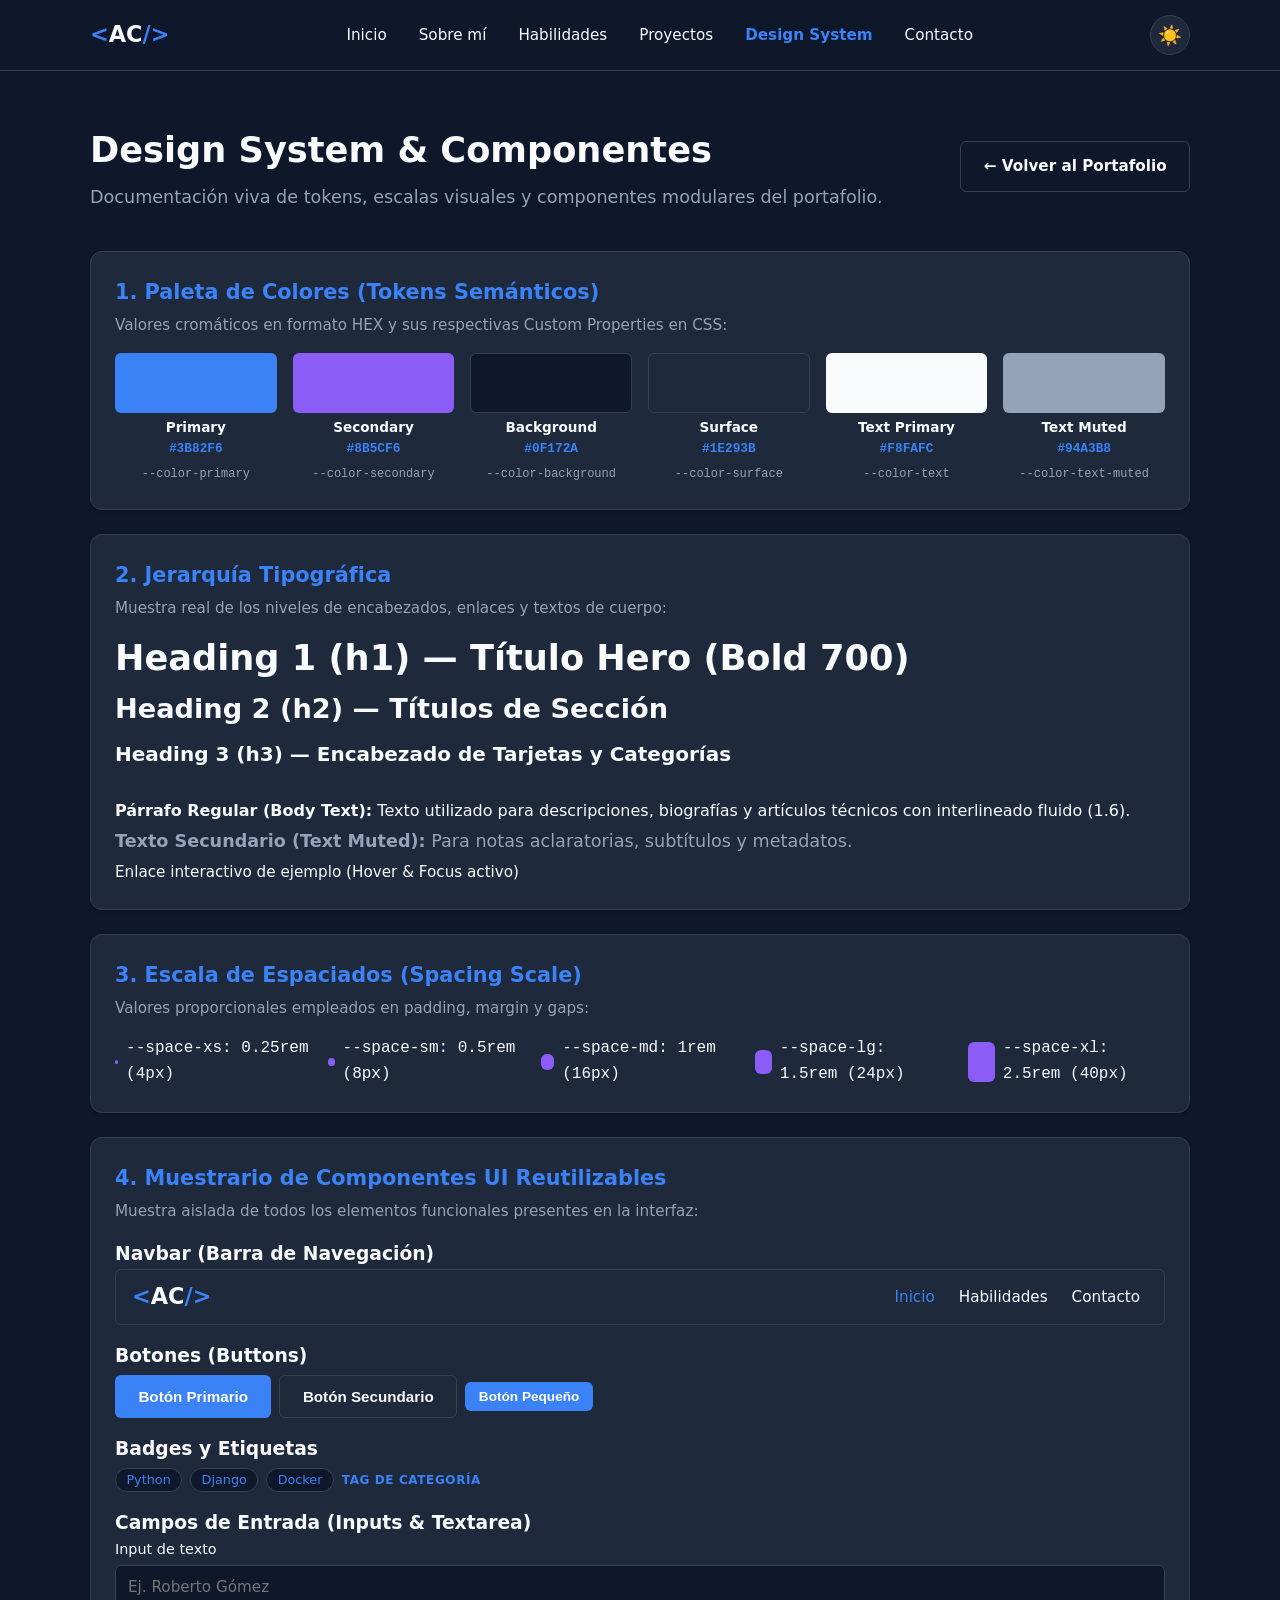
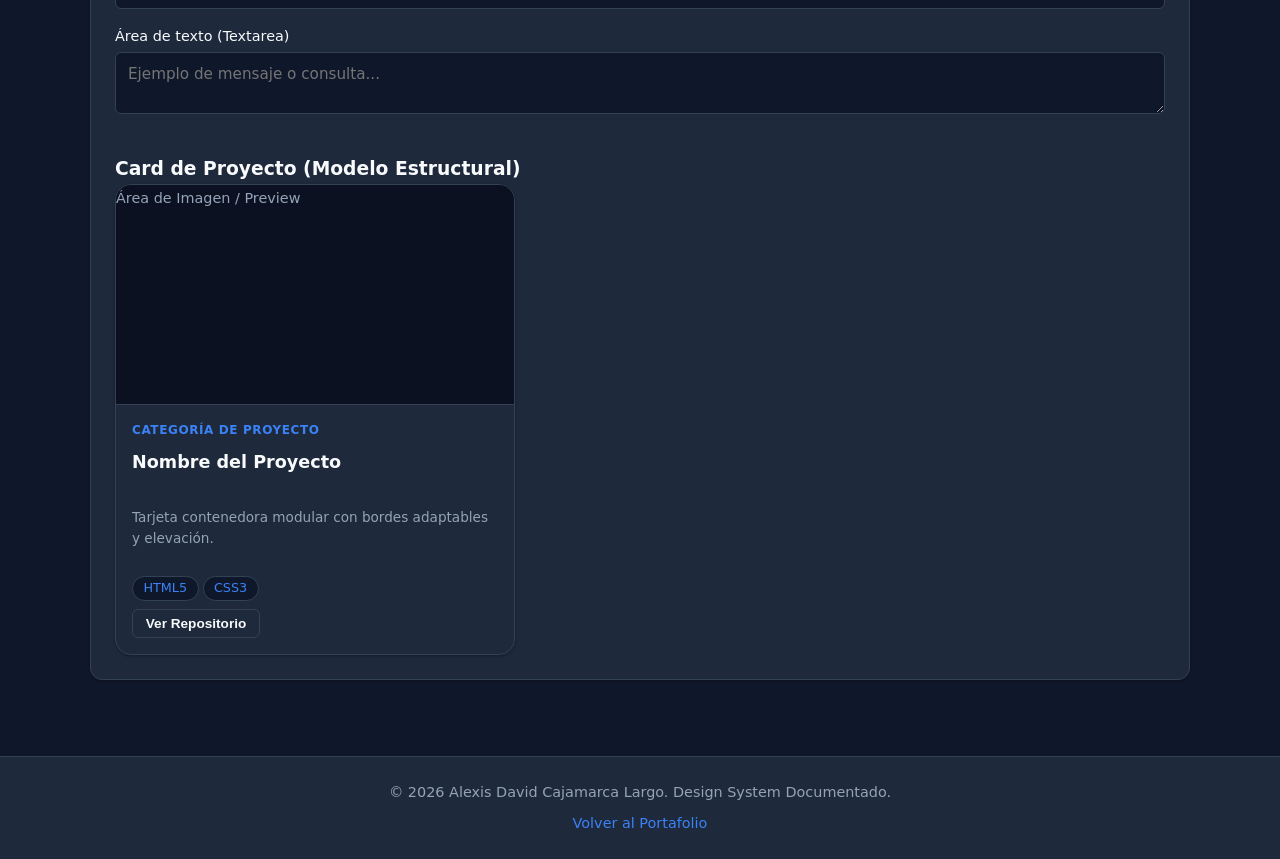
<file: design-system.html>
<!DOCTYPE html>
<html lang="es" data-theme="dark">
<head>
  <meta charset="UTF-8">
  <meta name="viewport" content="width=device-width, initial-scale=1.0">
  <link rel="icon" href="data:image/svg+xml,<svg xmlns='http://www.w3.org/2000/svg' viewBox='0 0 100 100'><text y='.9em' font-size='85' font-weight='bold' fill='%233B82F6'>&lt;/&gt;</text></svg>">
  <title>Design System & Componentes | Alexis Cajamarca</title>
  <meta name="description" content="Documentación de tokens de diseño, tipografía y componentes UI reutilizables del portafolio.">
  <link rel="stylesheet" href="css/variables.css">
  <link rel="stylesheet" href="css/styles.css">
</head>
<body>

  <!-- HEADER ESPECÍFICO DEL DESIGN SYSTEM -->
  <header class="header" id="header">
    <div class="container header-container">
      <a href="index.html" class="logo">
        <span class="logo-bracket">&lt;</span>AC<span class="logo-bracket">/&gt;</span>
      </a>

      <!-- Botón Menú Móvil -->
      <button class="nav-toggle" id="navToggle" aria-label="Abrir menú de navegación" aria-expanded="false">
        <span class="hamburger"></span>
      </button>

      <nav class="nav-menu" id="navMenu">
        <ul class="nav-list">
          <li class="nav-item"><a href="index.html#inicio" class="nav-link">Inicio</a></li>
          <li class="nav-item"><a href="index.html#sobre-mi" class="nav-link">Sobre mí</a></li>
          <li class="nav-item"><a href="index.html#skills" class="nav-link">Habilidades</a></li>
          <li class="nav-item"><a href="index.html#proyectos" class="nav-link">Proyectos</a></li>
          <li class="nav-item"><a href="design-system.html" class="nav-link active" style="color: var(--color-primary); font-weight: 700;">Design System</a></li>
          <li class="nav-item"><a href="index.html#contacto" class="nav-link">Contacto</a></li>
        </ul>
      </nav>

      <!-- Alternador de Tema -->
      <button class="theme-toggle" id="themeToggle" aria-label="Cambiar tema de color" title="Alternar tema">
        <span class="theme-icon" id="themeIcon">☀️</span>
      </button>
    </div>
  </header>

  <main class="section">
    <div class="container">
      
      <!-- ENCABEZADO DE PÁGINA -->
      <div class="section-header" style="text-align: left; margin-bottom: var(--space-xl);">
        <div style="display: flex; align-items: center; justify-content: space-between; flex-wrap: wrap; gap: var(--space-md);">
          <div>
            <h1 class="section-title">Design System &amp; Componentes</h1>
            <p class="section-subtitle">Documentación viva de tokens, escalas visuales y componentes modulares del portafolio.</p>
          </div>
          <a href="index.html" class="btn btn-secondary">← Volver al Portafolio</a>
        </div>
      </div>

      <!-- 1. TOKENS DE COLOR -->
      <article class="ds-block card">
        <h2 class="ds-subtitle">1. Paleta de Colores (Tokens Semánticos)</h2>
        <p class="ds-desc">Valores cromáticos en formato HEX y sus respectivas Custom Properties en CSS:</p>
        <div class="color-palette-grid">
          <div class="color-swatch">
            <div class="swatch-box" style="background-color: var(--color-primary);"></div>
            <span class="swatch-name">Primary</span>
            <span class="swatch-hex">#3B82F6</span>
            <code class="swatch-code">--color-primary</code>
          </div>
          <div class="color-swatch">
            <div class="swatch-box" style="background-color: var(--color-secondary);"></div>
            <span class="swatch-name">Secondary</span>
            <span class="swatch-hex">#8B5CF6</span>
            <code class="swatch-code">--color-secondary</code>
          </div>
          <div class="color-swatch">
            <div class="swatch-box" style="background-color: var(--color-background); border: 1px solid var(--color-border);"></div>
            <span class="swatch-name">Background</span>
            <span class="swatch-hex">#0F172A</span>
            <code class="swatch-code">--color-background</code>
          </div>
          <div class="color-swatch">
            <div class="swatch-box" style="background-color: var(--color-surface); border: 1px solid var(--color-border);"></div>
            <span class="swatch-name">Surface</span>
            <span class="swatch-hex">#1E293B</span>
            <code class="swatch-code">--color-surface</code>
          </div>
          <div class="color-swatch">
            <div class="swatch-box" style="background-color: var(--color-text);"></div>
            <span class="swatch-name">Text Primary</span>
            <span class="swatch-hex">#F8FAFC</span>
            <code class="swatch-code">--color-text</code>
          </div>
          <div class="color-swatch">
            <div class="swatch-box" style="background-color: var(--color-text-muted);"></div>
            <span class="swatch-name">Text Muted</span>
            <span class="swatch-hex">#94A3B8</span>
            <code class="swatch-code">--color-text-muted</code>
          </div>
        </div>
      </article>

      <!-- 2. JERARQUÍA TIPOGRÁFICA -->
      <article class="ds-block card">
        <h2 class="ds-subtitle">2. Jerarquía Tipográfica</h2>
        <p class="ds-desc">Muestra real de los niveles de encabezados, enlaces y textos de cuerpo:</p>
        <div class="typography-sample">
          <h1 class="hero-title" style="font-size: 2.2rem; margin-bottom: var(--space-xs);">Heading 1 (h1) — Título Hero (Bold 700)</h1>
          <h2 class="section-title" style="text-align: left; font-size: 1.7rem; margin-bottom: var(--space-xs);">Heading 2 (h2) — Títulos de Sección</h2>
          <h3 class="project-title" style="font-size: 1.25rem; margin-bottom: var(--space-xs);">Heading 3 (h3) — Encabezado de Tarjetas y Categorías</h3>
          <p><strong>Párrafo Regular (Body Text):</strong> Texto utilizado para descripciones, biografías y artículos técnicos con interlineado fluido (1.6).</p>
          <p class="section-subtitle" style="text-align: left; margin: 0;"><strong>Texto Secundario (Text Muted):</strong> Para notas aclaratorias, subtítulos y metadatos.</p>
          <div>
            <a href="#" class="nav-link" style="display: inline-block; padding: 0;">Enlace interactivo de ejemplo (Hover &amp; Focus activo)</a>
          </div>
        </div>
      </article>

      <!-- 3. ESCALA DE ESPACIADOS -->
      <article class="ds-block card">
        <h2 class="ds-subtitle">3. Escala de Espaciados (Spacing Scale)</h2>
        <p class="ds-desc">Valores proporcionales empleados en padding, margin y gaps:</p>
        <div class="spacing-scale-grid">
          <div class="spacing-item">
            <div class="spacing-visual" style="width: var(--space-xs); height: var(--space-xs);"></div>
            <code>--space-xs: 0.25rem (4px)</code>
          </div>
          <div class="spacing-item">
            <div class="spacing-visual" style="width: var(--space-sm); height: var(--space-sm);"></div>
            <code>--space-sm: 0.5rem (8px)</code>
          </div>
          <div class="spacing-item">
            <div class="spacing-visual" style="width: var(--space-md); height: var(--space-md);"></div>
            <code>--space-md: 1rem (16px)</code>
          </div>
          <div class="spacing-item">
            <div class="spacing-visual" style="width: var(--space-lg); height: var(--space-lg);"></div>
            <code>--space-lg: 1.5rem (24px)</code>
          </div>
          <div class="spacing-item">
            <div class="spacing-visual" style="width: var(--space-xl); height: var(--space-xl);"></div>
            <code>--space-xl: 2.5rem (40px)</code>
          </div>
        </div>
      </article>

      <!-- 4. COMPONENTES UI REUTILIZABLES -->
      <article class="ds-block card">
        <h2 class="ds-subtitle">4. Muestrario de Componentes UI Reutilizables</h2>
        <p class="ds-desc">Muestra aislada de todos los elementos funcionales presentes en la interfaz:</p>
        <div class="components-demo-grid">
          
          <!-- Componente: Navbar -->
          <div class="component-demo">
            <h3>Navbar (Barra de Navegación)</h3>
            <div class="header-container" style="border: 1px solid var(--color-border); border-radius: var(--radius-sm); padding: 0 var(--space-md); background: var(--color-surface); height: 56px;">
              <span class="logo"><span class="logo-bracket">&lt;</span>AC<span class="logo-bracket">/&gt;</span></span>
              <div style="display: flex; gap: var(--space-sm);">
                <span class="nav-link" style="color: var(--color-primary);">Inicio</span>
                <span class="nav-link">Habilidades</span>
                <span class="nav-link">Contacto</span>
              </div>
            </div>
          </div>

          <!-- Componente: Botones -->
          <div class="component-demo">
            <h3>Botones (Buttons)</h3>
            <div class="demo-row">
              <button class="btn btn-primary" type="button">Botón Primario</button>
              <button class="btn btn-secondary" type="button">Botón Secundario</button>
              <button class="btn btn-primary btn-sm" type="button">Botón Pequeño</button>
            </div>
          </div>

          <!-- Componente: Badges y Tags -->
          <div class="component-demo">
            <h3>Badges y Etiquetas</h3>
            <div class="demo-row">
              <span class="tech-badge">Python</span>
              <span class="tech-badge">Django</span>
              <span class="tech-badge">Docker</span>
              <span class="project-tag" style="margin: 0;">Tag de Categoría</span>
            </div>
          </div>

          <!-- Componente: Inputs y Textarea -->
          <div class="component-demo">
            <h3>Campos de Entrada (Inputs &amp; Textarea)</h3>
            <div class="demo-form-preview">
              <div class="form-group">
                <label for="ds-input-demo" class="form-label">Input de texto</label>
                <input type="text" id="ds-input-demo" class="form-input" placeholder="Ej. Roberto Gómez" readonly>
              </div>
              <div class="form-group">
                <label for="ds-textarea-demo" class="form-label">Área de texto (Textarea)</label>
                <textarea id="ds-textarea-demo" class="form-textarea" rows="2" placeholder="Ejemplo de mensaje o consulta..." readonly></textarea>
              </div>
            </div>
          </div>

          <!-- Componente: Card de Proyecto Modelo -->
          <div class="component-demo">
            <h3>Card de Proyecto (Modelo Estructural)</h3>
            <article class="project-card card" style="max-width: 400px;">
              <figure class="project-figure" style="height: 120px;">
                <span style="color: var(--color-text-muted); font-size: 0.9rem;">Área de Imagen / Preview</span>
              </figure>
              <div class="project-body" style="padding: var(--space-md);">
                <span class="project-tag">Categoría de Proyecto</span>
                <h4 class="project-title" style="font-size: 1.1rem; margin-bottom: var(--space-xs);">Nombre del Proyecto</h4>
                <p class="project-desc" style="font-size: 0.85rem; margin-bottom: var(--space-xs);">
                  Tarjeta contenedora modular con bordes adaptables y elevación.
                </p>
                <div class="project-tech-list" style="margin: var(--space-xs) 0;">
                  <span class="tech-badge">HTML5</span>
                  <span class="tech-badge">CSS3</span>
                </div>
                <button class="btn btn-secondary btn-sm" type="button" style="width: fit-content;">Ver Repositorio</button>
              </div>
            </article>
          </div>

        </div>
      </article>

    </div>
  </main>

  <footer class="footer">
    <div class="container footer-container">
      <p>&copy; 2026 Alexis David Cajamarca Largo. Design System Documentado.</p>
      <div class="footer-links">
        <a href="index.html">Volver al Portafolio</a>
      </div>
    </div>
  </footer>

  <script src="js/main.js"></script>
</body>
</html>
</file>
<file: css/variables.css>
/* ==========================================================================
   DESIGN TOKENS / CSS CUSTOM PROPERTIES
   ========================================================================== */
:root {
  /* Paleta Base (Modo Oscuro por defecto) */
  --color-primary: #3b82f6;
  --color-primary-hover: #2563eb;
  --color-secondary: #8b5cf6;
  --color-background: #0f172a;
  --color-surface: #1e293b;
  --color-surface-hover: #334155;
  --color-border: #334155;
  --color-text: #f8fafc;
  --color-text-muted: #94a3b8;
  --color-accent: #10b981;
  --color-error: #ef4444;

  /* Tipografía */
  --font-main: system-ui, -apple-system, BlinkMacSystemFont, 'Segoe UI', Roboto, Oxygen, Ubuntu, Cantarell, sans-serif;
  --font-mono: 'Courier New', Courier, monospace;

  /* Escala de Espaciado */
  --space-xs: 0.25rem;  /* 4px */
  --space-sm: 0.5rem;   /* 8px */
  --space-md: 1rem;     /* 16px */
  --space-lg: 1.5rem;   /* 24px */
  --space-xl: 2.5rem;   /* 40px */
  --space-2xl: 4rem;    /* 64px */

  /* Bordes y Sombras */
  --radius-sm: 0.375rem;
  --radius-md: 0.75rem;
  --radius-lg: 1rem;
  --radius-full: 9999px;
  --shadow-sm: 0 1px 3px rgba(0, 0, 0, 0.3);
  --shadow-md: 0 4px 12px rgba(0, 0, 0, 0.4);
  --shadow-lg: 0 10px 25px rgba(0, 0, 0, 0.5);

  /* Transiciones */
  --transition-fast: 0.2s ease;
  --transition-normal: 0.3s ease;
}

/* Modo Claro activado vía atributo data-theme */
[data-theme="light"] {
  --color-primary: #2563eb;
  --color-primary-hover: #1d4ed8;
  --color-secondary: #7c3aed;
  --color-background: #f8fafc;
  --color-surface: #ffffff;
  --color-surface-hover: #f1f5f9;
  --color-border: #e2e8f0;
  --color-text: #0f172a;
  --color-text-muted: #64748b;
  --shadow-sm: 0 1px 3px rgba(0, 0, 0, 0.05);
  --shadow-md: 0 4px 12px rgba(0, 0, 0, 0.08);
  --shadow-lg: 0 10px 25px rgba(0, 0, 0, 0.12);
}
</file>
<file: css/styles.css>
/* ==========================================================================
   DESIGN SYSTEM & VARIABLES CSS (CUSTOM PROPERTIES)
   ========================================================================== */
/* ==========================================================================
   RESET & ESTILOS BASE
   ========================================================================== */
*, *::before, *::after {
  box-sizing: border-box;
  margin: 0;
  padding: 0;
}

html {
  scroll-behavior: smooth;
  font-size: 16px;
}

body {
  font-family: var(--font-main);
  background-color: var(--color-background);
  color: var(--color-text);
  line-height: 1.6;
  transition: background-color var(--transition-normal), color var(--transition-normal);
  overflow-x: hidden;
}

a {
  color: var(--color-primary);
  text-decoration: none;
  transition: color var(--transition-fast);
}

a:hover {
  color: var(--color-primary-hover);
}

ul {
  list-style: none;
}

img {
  max-width: 100%;
  height: auto;
  display: block;
}

/* Utilidad accesible */
.visually-hidden {
  position: absolute;
  width: 1px;
  height: 1px;
  padding: 0;
  margin: -1px;
  overflow: hidden;
  clip: rect(0, 0, 0, 0);
  border: 0;
}

/* ==========================================================================
   LAYOUT Y CONTENEDOR
   ========================================================================== */
.container {
  width: 90%;
  max-width: 1100px;
  margin: 0 auto;
}

.section {
  padding: clamp(2.25rem, 4vw, 3.25rem) 0;
  scroll-margin-top: 75px;
}

section[id] {
  scroll-margin-top: 75px;
}

.section-header {
  text-align: center;
  margin-bottom: var(--space-md);
}

.section-title {
  font-size: 2.2rem;
  font-weight: 700;
  margin-bottom: var(--space-xs);
  color: var(--color-text);
}

.section-subtitle {
  color: var(--color-text-muted);
  font-size: 1.1rem;
}

/* ==========================================================================
   HEADER Y NAVBAR
   ========================================================================== */
.header {
  position: sticky;
  top: 0;
  z-index: 100;
  background-color: var(--color-background);
  border-bottom: 1px solid var(--color-border);
  backdrop-filter: blur(8px);
  transition: background-color var(--transition-normal), border-color var(--transition-normal);
}

.header-container {
  display: flex;
  align-items: center;
  justify-content: space-between;
  height: 70px;
}

.logo {
  font-size: 1.4rem;
  font-weight: 700;
  color: var(--color-text);
}

.logo-bracket {
  color: var(--color-primary);
}

.nav-list {
  display: flex;
  gap: var(--space-md);
}

.nav-link {
  color: var(--color-text);
  font-size: 0.95rem;
  font-weight: 500;
  padding: var(--space-xs) var(--space-sm);
  border-radius: var(--radius-sm);
  transition: color var(--transition-fast), background-color var(--transition-fast);
}

.nav-link:hover {
  color: var(--color-primary);
  background-color: var(--color-surface);
}

.theme-toggle {
  background: var(--color-surface);
  border: 1px solid var(--color-border);
  color: var(--color-text);
  border-radius: var(--radius-full);
  width: 40px;
  height: 40px;
  display: flex;
  align-items: center;
  justify-content: center;
  cursor: pointer;
  font-size: 1.2rem;
  transition: background-color var(--transition-fast), transform var(--transition-fast);
}

.theme-toggle:hover {
  transform: scale(1.08);
}

.nav-toggle {
  display: none;
  background: none;
  border: none;
  cursor: pointer;
  padding: var(--space-xs);
}

.hamburger {
  display: block;
  width: 24px;
  height: 2px;
  background-color: var(--color-text);
  position: relative;
  transition: background-color var(--transition-fast);
}

.hamburger::before,
.hamburger::after {
  content: '';
  position: absolute;
  width: 24px;
  height: 2px;
  background-color: var(--color-text);
  left: 0;
  transition: transform var(--transition-fast), top var(--transition-fast);
}

.hamburger::before { top: -7px; }
.hamburger::after { top: 7px; }

/* ==========================================================================
   COMPONENTES: TARJETAS (CARDS) Y BOTONES
   ========================================================================== */
.card {
  background-color: var(--color-surface);
  border: 1px solid var(--color-border);
  border-radius: var(--radius-md);
  padding: var(--space-lg);
  box-shadow: var(--shadow-sm);
  transition: transform var(--transition-normal), box-shadow var(--transition-normal), border-color var(--transition-normal);
}

.card:hover {
  transform: translateY(-4px);
  box-shadow: var(--shadow-md);
  border-color: var(--color-primary);
}

.btn {
  display: inline-flex;
  align-items: center;
  justify-content: center;
  padding: 0.75rem 1.4rem;
  border-radius: var(--radius-sm);
  font-size: 0.95rem;
  font-weight: 600;
  cursor: pointer;
  border: 1px solid transparent;
  transition: all var(--transition-fast);
  text-align: center;
}

.btn-primary {
  background-color: var(--color-primary);
  color: #ffffff;
}

.btn-primary:hover {
  background-color: var(--color-primary-hover);
  color: #ffffff;
}

.btn-secondary {
  background-color: transparent;
  border-color: var(--color-border);
  color: var(--color-text);
}

.btn-secondary:hover {
  background-color: var(--color-surface-hover);
  border-color: var(--color-text-muted);
}

.btn-sm {
  padding: 0.4rem 0.8rem;
  font-size: 0.85rem;
}

.btn-block {
  width: 100%;
}

.tech-badge {
  display: inline-flex;
  align-items: center;
  gap: 0.35rem;
  background-color: var(--color-background);
  color: var(--color-primary);
  border: 1px solid var(--color-border);
  padding: 0.3rem 0.65rem;
  border-radius: var(--radius-full);
  font-size: 0.8rem;
  font-weight: 500;
  line-height: 1;
}

.tech-badge i {
  font-size: 0.95rem;
  display: inline-block;
  line-height: 1;
}

.project-tag {
  display: inline-block;
  font-size: 0.75rem;
  text-transform: uppercase;
  letter-spacing: 0.05em;
  font-weight: 700;
  color: var(--color-secondary);
  margin-bottom: var(--space-xs);
}

/* ==========================================================================
   SECCIÓN 1: HERO (Retrato Rectangular / Traje Completo)
   ========================================================================== */
.hero-container {
  display: grid;
  grid-template-columns: 1.15fr 0.85fr;
  align-items: center;
  gap: var(--space-xl);
  min-height: calc(85vh - 70px);
}

.hero-content {
  display: flex;
  flex-direction: column;
}

.hero-greeting {
  color: var(--color-primary);
  font-weight: 600;
  font-size: 1.1rem;
  display: block;
  margin-bottom: var(--space-xs);
}

.hero-title {
  font-size: clamp(2rem, 4vw, 3rem);
  line-height: 1.2;
  margin-bottom: var(--space-xs);
}

.hero-subtitle {
  font-size: clamp(1.1rem, 2vw, 1.4rem);
  color: var(--color-text-muted);
  font-weight: 500;
  margin-bottom: var(--space-md);
}

.hero-description {
  color: var(--color-text-muted);
  font-size: 1.05rem;
  line-height: 1.7;
  margin-bottom: var(--space-lg);
  max-width: 540px;
}

.hero-actions {
  display: flex;
  gap: var(--space-md);
}

.hero-figure {
  display: flex;
  justify-content: center;
}

/* Marco rectangular con bordes redondeados y halo azul */
.avatar-wrapper {
  width: 310px;
  height: 390px; /* Altura más balanceada sin aire muerto arriba */
  border-radius: var(--radius-lg);
  padding: 4px;
  background: linear-gradient(135deg, var(--color-primary), var(--color-secondary));
  box-shadow: var(--shadow-lg), 0 10px 30px rgba(59, 130, 246, 0.25);
  overflow: hidden;
  display: flex;
  align-items: center;
  justify-content: center;
  transition: transform var(--transition-normal);
}

.avatar-wrapper:hover {
  transform: translateY(-4px);
}

/* La imagen ocupa todo el alto y muestra el torso completo */
.hero-avatar {
  width: 100%;
  height: 100%;
  border-radius: calc(var(--radius-lg) - 4px);
  object-fit: cover;
  object-position: center 38%; /* Sube la foto cortando el fondo superior y revelando más traje */
  background-color: var(--color-surface);
}

/* Adaptación responsive para pantallas intermedias y móviles */
@media (max-width: 868px) {
  .hero-container {
    grid-template-columns: 1fr;
    text-align: center;
    padding-top: var(--space-xl);
    gap: var(--space-lg);
  }

  .hero-figure {
    order: -1;
    margin: 0 auto;
  }

  .avatar-wrapper {
    width: 280px;
    height: 370px;
  }
  .hero-avatar {
    object-position: center 15%; /* Evita completamente el corte de cabello en móvil */
  }
}

/* ==========================================================================
   SECCIÓN 2: SOBRE MÍ
   ========================================================================== */
.about-grid {
  display: grid;
  grid-template-columns: 1.3fr 0.7fr;
  gap: var(--space-lg);
}

.about-text p {
  margin-bottom: var(--space-md);
  color: var(--color-text-muted);
}

.about-text h3 {
  margin-bottom: var(--space-sm);
  color: var(--color-text);
}

.about-highlights {
  display: flex;
  flex-direction: column;
  gap: var(--space-md);
}

.highlight-number {
  font-size: 1.5rem;
  font-weight: 700;
  color: var(--color-primary);
  display: block;
  margin-bottom: var(--space-xs);
}

.highlight-title {
  margin-bottom: var(--space-xs);
  font-size: 1.1rem;
}

.highlight-card p {
  color: var(--color-text-muted);
  font-size: 0.95rem;
}

/* ==========================================================================
   SECCIÓN 3: SKILLS
   ========================================================================== */
/* ==========================================================================
   SECCIÓN 3: SKILLS
   ========================================================================= */
.skills-grid {
  display: grid;
  grid-template-columns: repeat(2, 1fr);
  gap: var(--space-lg);
  max-width: 820px; /* Limita el ancho de la cuadrícula */
  margin: 0 auto;   /* Centra las tarjetas en la sección */
}

.skill-category-title {
  font-size: 1.15rem;
  color: var(--color-text);
  border-bottom: 2px solid var(--color-border);
  padding-bottom: var(--space-xs);
  margin-bottom: var(--space-md);
  min-height: 2.8rem;
  display: flex;
  align-items: center;
}

.skill-list {
  display: flex;
  flex-direction: column;
  gap: var(--space-md);
}

.skill-item {
  display: flex;
  flex-direction: column;
  gap: 0.35rem;
}

.skill-info {
  display: flex;
  justify-content: space-between;
  align-items: center;
  gap: 0.5rem;
  font-size: 0.88rem;
  width: 100%;
}

.skill-name {
  display: inline-flex;
  align-items: center;
  flex-wrap: wrap;
  gap: 0.35rem;
  font-weight: 500;
  line-height: 1.2;
}

.skill-name i {
  font-size: 1.1rem;
  display: inline-block;
  vertical-align: middle;
}

.skill-level {
  color: var(--color-text-muted);
  font-size: 0.78rem;
  white-space: nowrap;
  text-align: right;
  flex-shrink: 0;
}

.skill-bar {
  width: 100%;
  height: 8px;
  background-color: var(--color-background);
  border-radius: var(--radius-full);
  overflow: hidden;
}

.skill-fill {
  height: 100%;
  background: linear-gradient(90deg, var(--color-primary), var(--color-secondary));
  border-radius: var(--radius-full);
  transition: width 1s ease-in-out;
}

/* En pantallas móviles pasa a 1 sola columna */
@media (max-width: 640px) {
  .skills-grid {
    grid-template-columns: 1fr;
    max-width: 100%;
  }
}
/* ==========================================================================
   SECCIÓN 4: PROYECTOS (Alineación uniforme)
   ========================================================================== */
.projects-grid {
  display: grid;
  grid-template-columns: repeat(auto-fit, minmax(320px, 1fr));
  gap: var(--space-lg);
  align-items: stretch; /* Fuerza que todas las tarjetas tengan exactamente la misma altura */
}

.project-card {
  display: flex;
  flex-direction: column;
  height: 100%; /* Ocupa el 100% de la fila */
  overflow: hidden;
  padding: 0;
  border-radius: var(--radius-lg);
  background: var(--color-surface);
  border: 1px solid var(--color-border);
}

/* Contenedor de imagen uniforme */
.project-figure,
.project-slider {
  position: relative;
  width: 100%;
  height: 220px; /* Altura idéntica y fija para todas las imágenes */
  min-height: 220px;
  max-height: 220px;
  overflow: hidden;
  border-bottom: 1px solid var(--color-border);
  background-color: #0b1120;
}

.project-figure img,
.project-img {
  width: 100%;
  height: 100%;
  object-fit: cover;
  object-position: top center;
  display: block;
}

/* Slider de imágenes superpuestas */
.project-slider .project-img {
  position: absolute;
  top: 0;
  left: 0;
  width: 100%;
  height: 100%;
  object-fit: cover;
  opacity: 0;
  transition: opacity 0.8s ease-in-out;
}

.project-slider .project-img.active {
  opacity: 1;
}

/* Cuerpo de la tarjeta con distribución proporcional */
.project-body {
  flex: 1; /* Permite que el cuerpo rellene todo el espacio sobrante */
  display: flex;
  flex-direction: column;
  padding: var(--space-lg);
  gap: var(--space-xs);
}

.project-tag {
  font-size: 0.75rem;
  font-weight: 700;
  text-transform: uppercase;
  letter-spacing: 0.05em;
  color: var(--color-primary);
  margin-bottom: 0.25rem;
}

/* Fija una altura mínima al título para que 2 o 3 líneas no descuadren el texto siguiente */
.project-title {
  font-size: 1.25rem;
  font-weight: 700;
  min-height: 3.2rem;
  display: flex;
  align-items: flex-start;
  margin-bottom: var(--space-xs);
}

.project-desc {
  font-size: 0.88rem;
  line-height: 1.5;
  color: var(--color-text-muted);
  margin-bottom: var(--space-xs);
}

.project-desc strong {
  color: var(--color-text);
}

/* Contenedor de etiquetas tecnológicas */
.project-tech-list {
  display: flex;
  flex-wrap: wrap;
  gap: var(--space-xs);
  margin-top: auto; /* Empuja las etiquetas y botones al fondo de la tarjeta */
  padding-top: var(--space-md);
  margin-bottom: var(--space-md);
  list-style: none;
}

/* Botones alineados de forma consistente en la base */
.project-links {
  display: flex;
  gap: var(--space-sm);
  padding-top: var(--space-xs);
  border-top: none; /* Elimina la línea divisoria */
}

/* ==========================================================================
   SECCIÓN 5: DESIGN SYSTEM
   ========================================================================== */
.ds-block {
  margin-bottom: var(--space-lg);
}

.ds-subtitle {
  font-size: 1.3rem;
  margin-bottom: var(--space-xs);
  color: var(--color-primary);
}

.ds-desc {
  color: var(--color-text-muted);
  font-size: 0.95rem;
  margin-bottom: var(--space-md);
}

.color-palette-grid {
  display: grid;
  grid-template-columns: repeat(auto-fit, minmax(130px, 1fr));
  gap: var(--space-md);
}

.color-swatch {
  text-align: center;
}

.swatch-box {
  height: 60px;
  border-radius: var(--radius-sm);
  margin-bottom: var(--space-xs);
}

.swatch-name {
  display: block;
  font-size: 0.85rem;
  font-weight: 600;
}
.swatch-hex {
  display: block;
  font-size: 0.8rem;
  color: var(--color-primary);
  font-family: var(--font-mono);
  font-weight: 600;
}
.swatch-code {
  font-size: 0.75rem;
  color: var(--color-text-muted);
  font-family: var(--font-mono);
}

.typography-sample {
  display: flex;
  flex-direction: column;
  gap: var(--space-xs);
}

.spacing-scale-grid {
  display: grid;
  grid-template-columns: repeat(auto-fit, minmax(170px, 1fr));
  gap: var(--space-md);
}

.spacing-item {
  display: flex;
  align-items: center;
  gap: var(--space-sm);
}

.spacing-visual {
  background-color: var(--color-secondary);
  border-radius: var(--radius-sm);
}

.components-demo-grid {
  display: flex;
  flex-direction: column;
  gap: var(--space-md);
}

.demo-row {
  display: flex;
  flex-wrap: wrap;
  align-items: center;
  gap: var(--space-sm);
  margin-top: var(--space-xs);
}

/* ==========================================================================
   SECCIÓN 6: CONTACTO
   ========================================================================== */
.contact-wrapper {
  display: grid;
  grid-template-columns: 0.9fr 1.1fr;
  gap: var(--space-lg);
}

.contact-links-list {
  margin-top: var(--space-md);
  display: flex;
  flex-direction: column;
  gap: var(--space-sm);
}

.contact-links-list li {
  display: flex;
  flex-direction: column;
  font-size: 0.95rem;
}

.contact-links-list strong {
  color: var(--color-text);
}

.contact-links-list span, .contact-links-list a {
  color: var(--color-text-muted);
}

.form-group {
  margin-bottom: var(--space-md);
}

.form-label {
  display: block;
  font-size: 0.9rem;
  font-weight: 500;
  margin-bottom: var(--space-xs);
}

.form-input, .form-textarea {
  width: 100%;
  padding: 0.75rem;
  background-color: var(--color-background);
  border: 1px solid var(--color-border);
  border-radius: var(--radius-sm);
  color: var(--color-text);
  font-family: inherit;
  font-size: 0.95rem;
  transition: border-color var(--transition-fast), box-shadow var(--transition-fast);
}

.form-input:focus, .form-textarea:focus {
  outline: none;
  border-color: var(--color-primary);
  box-shadow: 0 0 0 3px rgba(59, 130, 246, 0.2);
}

.form-input.is-invalid, .form-textarea.is-invalid {
  border-color: var(--color-error);
}

.form-error {
  display: none;
  color: var(--color-error);
  font-size: 0.8rem;
  margin-top: var(--space-xs);
}

.form-error.show {
  display: block;
}

.form-feedback {
  margin-top: var(--space-md);
  padding: var(--space-sm);
  border-radius: var(--radius-sm);
  font-size: 0.9rem;
  text-align: center;
  display: none;
}

.form-feedback.success {
  display: block;
  background-color: rgba(16, 185, 129, 0.15);
  color: var(--color-accent);
  border: 1px solid var(--color-accent);
}

/* ==========================================================================
   BOTÓN VOLVER ARRIBA & FOOTER
   ========================================================================== */
.back-to-top {
  position: fixed;
  bottom: 30px;
  right: 30px;
  width: 44px;
  height: 44px;
  background-color: var(--color-primary);
  color: #ffffff;
  border: none;
  border-radius: var(--radius-full);
  display: flex;
  align-items: center;
  justify-content: center;
  cursor: pointer;
  box-shadow: var(--shadow-md);
  opacity: 0;
  visibility: hidden;
  transition: all var(--transition-fast);
  z-index: 90;
  font-size: 1.2rem;
}

.back-to-top.show {
  opacity: 1;
  visibility: visible;
}

.back-to-top:hover {
  background-color: var(--color-primary-hover);
  transform: translateY(-3px);
}

.footer {
  border-top: 1px solid var(--color-border);
  padding: var(--space-lg) 0;
  background-color: var(--color-surface);
  font-size: 0.9rem;
  color: var(--color-text-muted);
}

.footer-container {
  display: flex;
  flex-direction: column;
  align-items: center;
  gap: var(--space-sm);
  text-align: center;
}

.footer-links {
  display: flex;
  gap: var(--space-md);
}

/* ==========================================================================
   MEDIA QUERIES (RESPONSIVE DESIGN)
   ========================================================================== */
@media (max-width: 868px) {
  .hero-container {
    grid-template-columns: 1fr;
    text-align: center;
    padding-top: var(--space-xl);
    gap: var(--space-lg);
  }

  .hero-content {
    align-items: center;
    text-align: center;
  }

  .hero-description {
    margin-left: auto;
    margin-right: auto;
    text-align: center;
  }

  .hero-figure {
    order: -1;
    margin: 0 auto;
  }

  .avatar-wrapper {
    width: 200px;
    height: 200px;
  }

  .hero-actions {
    justify-content: center;
    width: 100%;
  }

  .about-grid, .contact-wrapper {
    grid-template-columns: 1fr;
  }
}

@media (max-width: 768px) {
  .nav-toggle {
    display: block;
  }

  .nav-menu {
    position: absolute;
    top: 70px;
    left: 0;
    width: 100%;
    background-color: var(--color-background);
    border-bottom: 1px solid var(--color-border);
    padding: var(--space-lg);
    transform: translateY(-150%);
    opacity: 0;
    visibility: hidden;
    transition: all var(--transition-normal);
  }

  .nav-menu.active {
    transform: translateY(0);
    opacity: 1;
    visibility: visible;
  }

  .nav-list {
    flex-direction: column;
    align-items: center;
    gap: var(--space-md);
  }

  /* Animación del botón hamburguesa */
  .nav-toggle.open .hamburger {
    background-color: transparent;
  }

  .nav-toggle.open .hamburger::before {
    transform: rotate(45deg);
    top: 0;
  }

  .nav-toggle.open .hamburger::after {
    transform: rotate(-45deg);
    top: 0;
  }
}
</file>
